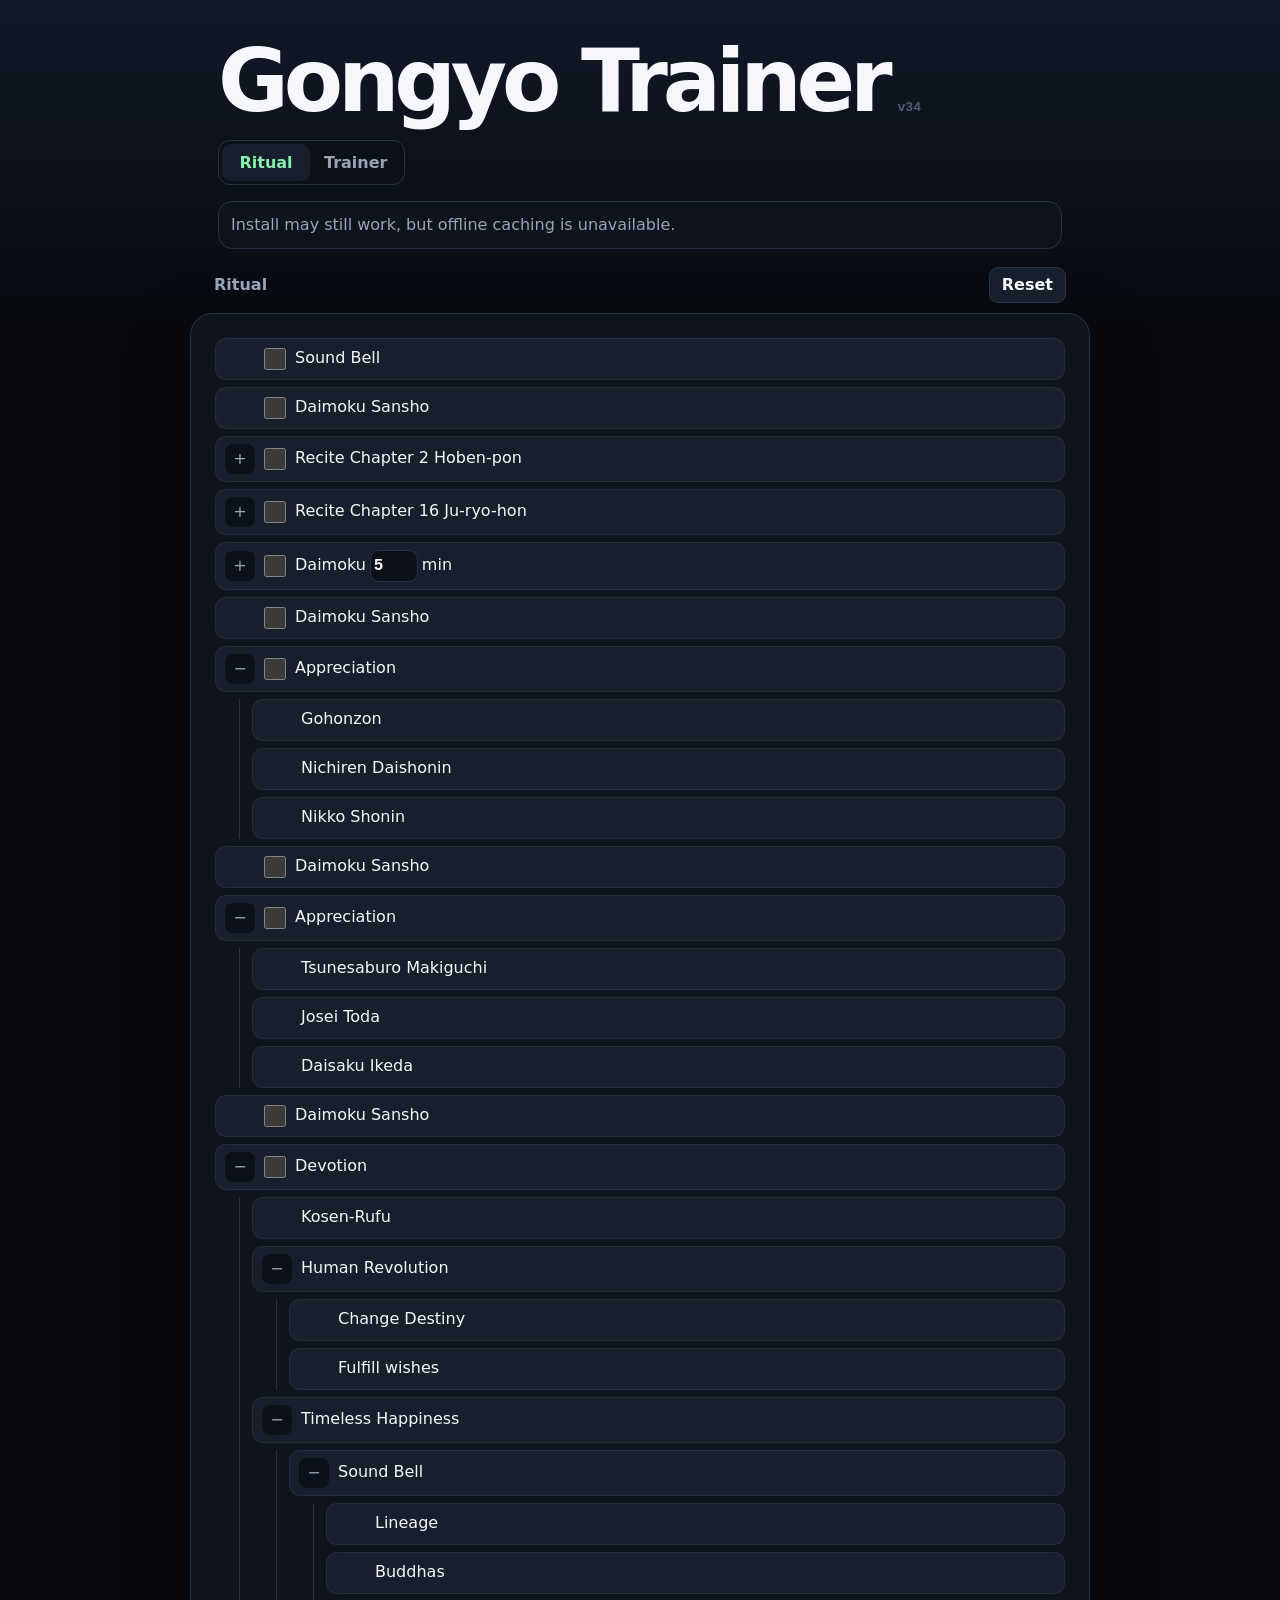
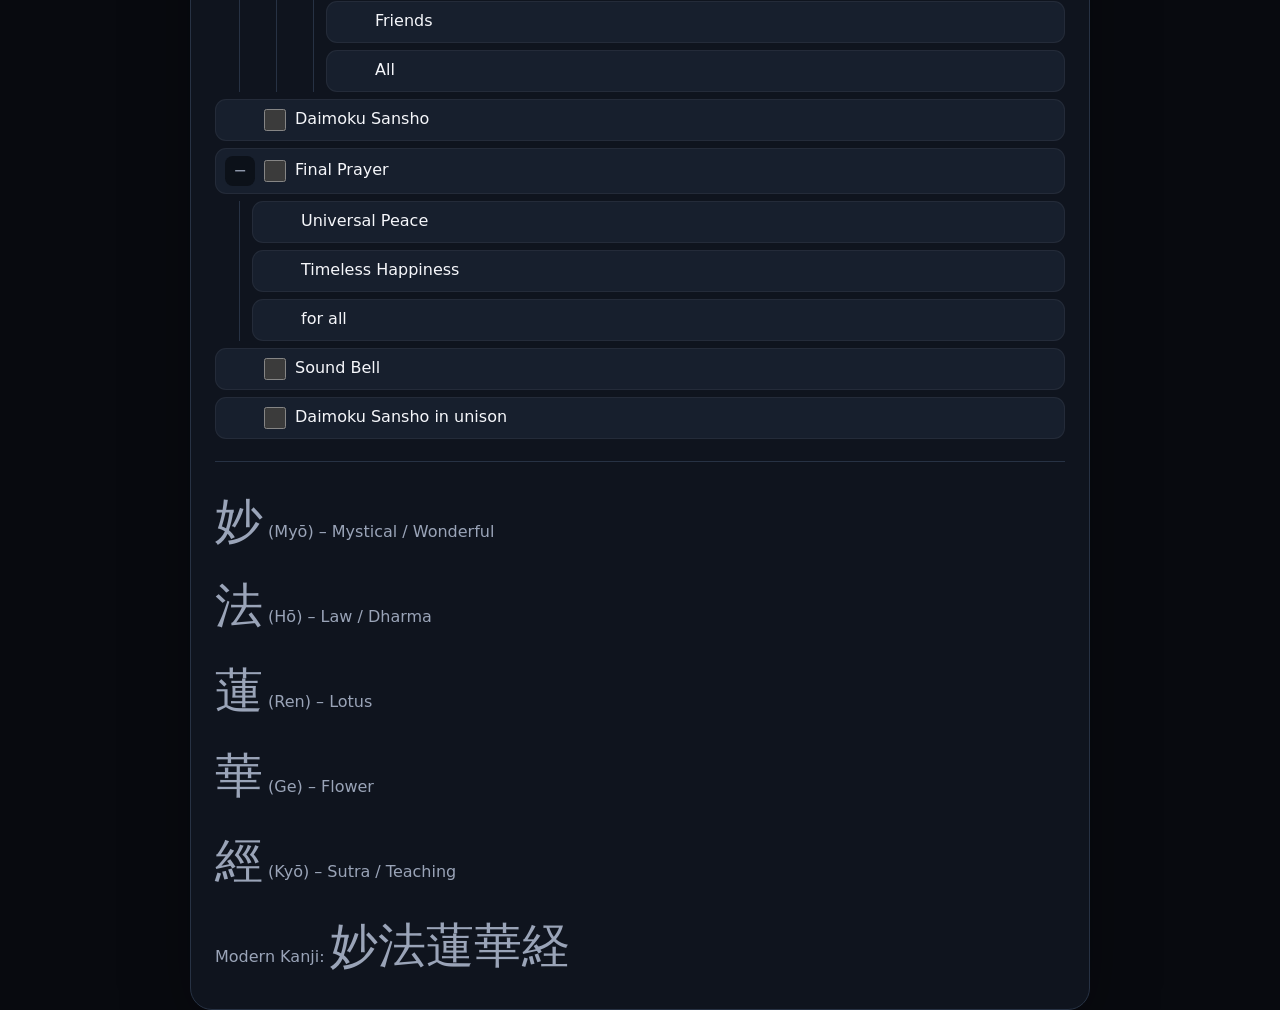
<file: web/index.html>
<!doctype html>
<html lang="en">
  <head>
    <meta charset="utf-8">
    <meta name="viewport" content="width=device-width, initial-scale=1">
    <meta name="theme-color" content="#080a0f">
    <meta name="apple-mobile-web-app-capable" content="yes">
    <meta name="apple-mobile-web-app-title" content="Gongyo">
    <meta name="apple-mobile-web-app-status-bar-style" content="black-translucent">
    <title>Gongyo Trainer</title>
    <link rel="manifest" href="manifest.webmanifest">
    <link rel="icon" href="assets/icons/gongyo-icon.svg" type="image/svg+xml">
    <link rel="apple-touch-icon" href="assets/icons/gongyo-icon-192.png">
    <link rel="stylesheet" href="src/app.css">
    <link rel="stylesheet" href="src/ritual.css">
    <link rel="stylesheet" href="src/syllables.css">
  </head>
  <body>
    <header class="app-header">
      <div class="title-line">
        <h1>Gongyo Trainer</h1>
        <span class="build-version">v34</span>
      </div>
      <nav class="view-selector" aria-label="App view">
        <a href="?view=ritual" data-view-link="ritual">Ritual</a>
        <a href="?view=trainer" data-view-link="trainer">Trainer</a>
      </nav>
      <div class="install-panel" data-install-panel>
        <button type="button" data-install-button hidden>Install App</button>
        <p data-install-message>Open once while online to make this app available offline.</p>
      </div>
      <p class="fsd-status" data-fsd-status hidden></p>
    </header>

    <main>
      <section class="view-host ritual-view" data-view-host="ritual" aria-label="Ritual">
        <div class="ritual-toolbar">
          <h2>Ritual</h2>
          <button class="reset-button" type="button" data-ritual-reset>Reset</button>
        </div>
        <div class="ritual-card">
          <div data-ritual-tree>Loading ritual...</div>
          <div class="ritual-notes" data-ritual-notes></div>
        </div>
      </section>

      <section class="view-host trainer-view" data-view-host="trainer" aria-label="Trainer" hidden>
        <div class="chapters" data-chapters>
          <p class="loading">Loading syllables...</p>
        </div>
      </section>
    </main>

    <section class="timer-panel" data-timer-panel aria-labelledby="timer-title" hidden>
      <p class="timer-title" id="timer-title">Daimoku</p>
      <output class="timer-clock" data-timer-clock aria-label="Current time"></output>
      <output class="timer-display" data-timer-display>00:00</output>
      <p class="timer-hint" data-timer-hint>Timer paused</p>
      <div class="timer-controls" data-timer-controls>
        <button type="button" data-timer-minus aria-label="Subtract one minute">−1 min</button>
        <button type="button" data-timer-plus aria-label="Add one minute">+1 min</button>
      </div>
      <button class="timer-chill" type="button" data-timer-chill hidden>Chill</button>
      <button class="timer-collapse" type="button" data-timer-collapse aria-label="Collapse Daimoku timer">−</button>
    </section>

    <button class="rate-bubble" type="button" data-rate-bubble hidden aria-label="Disengage self-driving mode"></button>
    <script type="module" src="src/app.js"></script>
  </body>
</html>
</file>
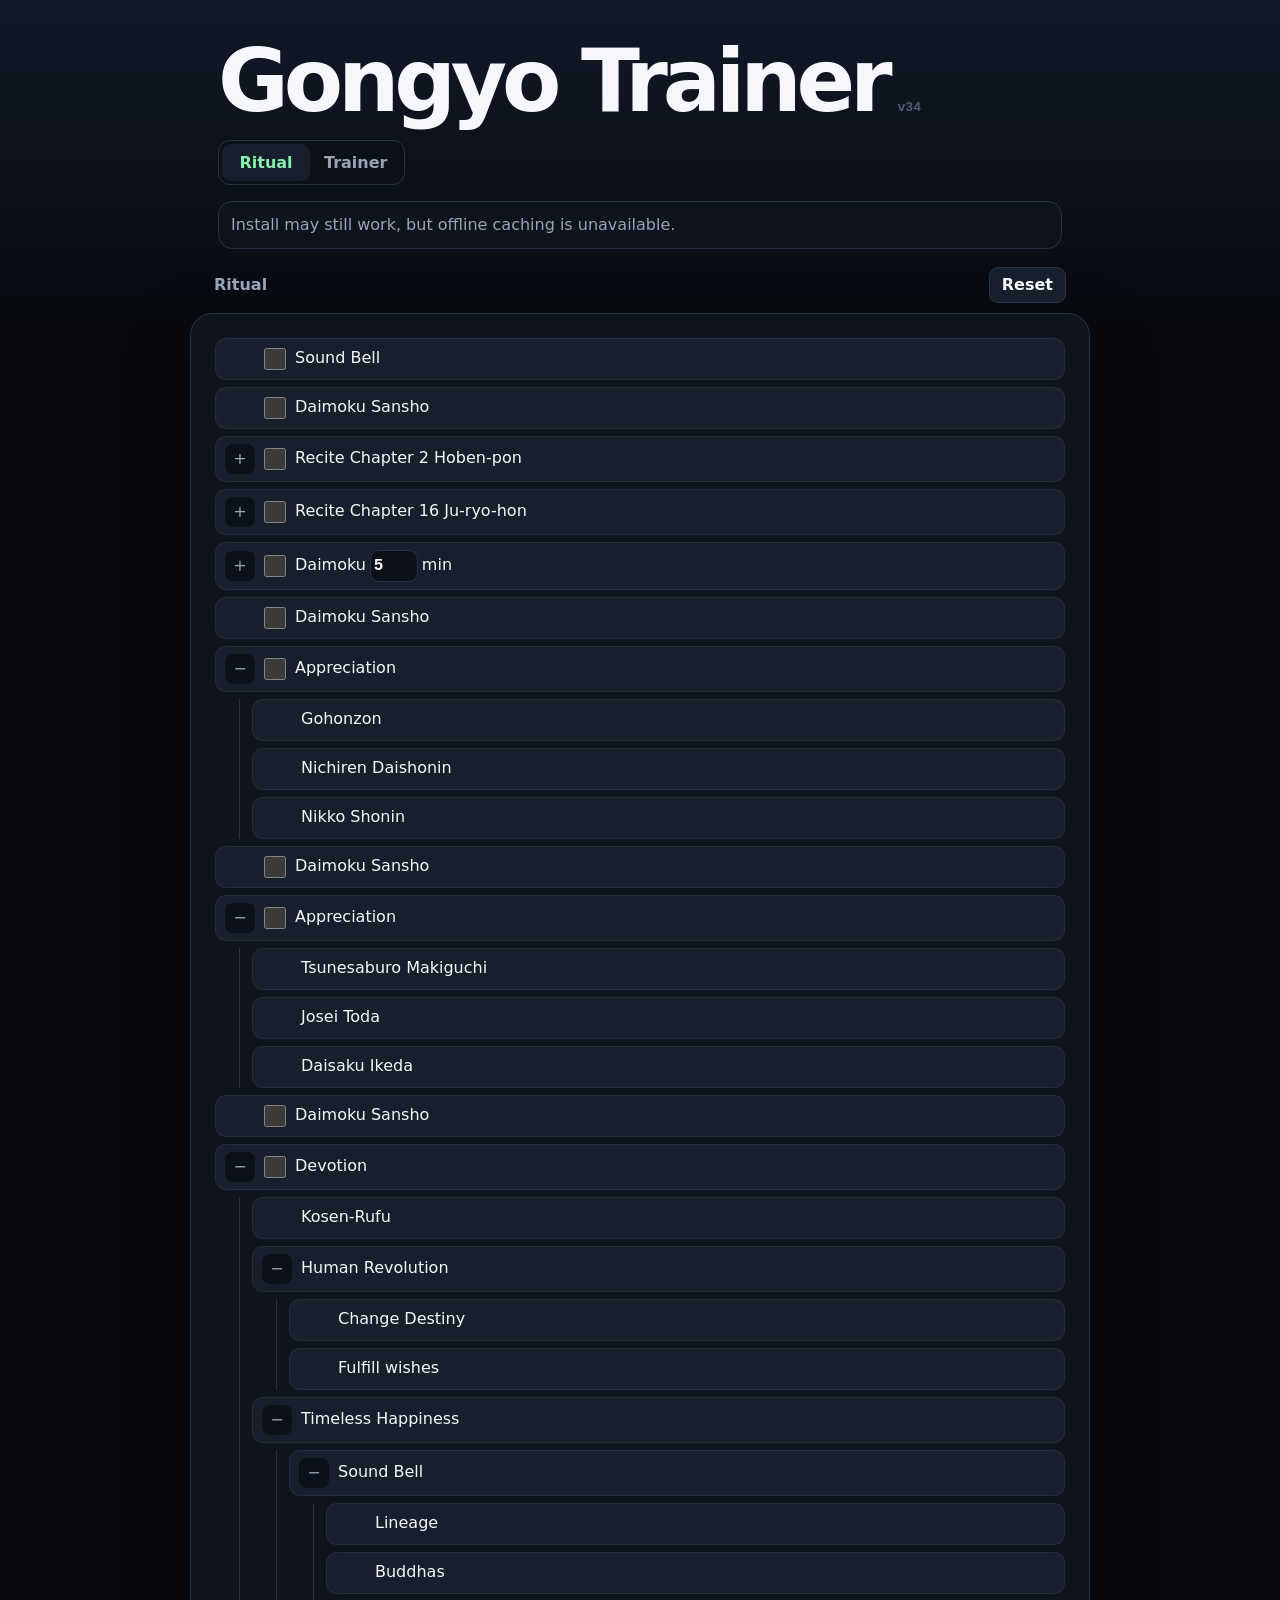
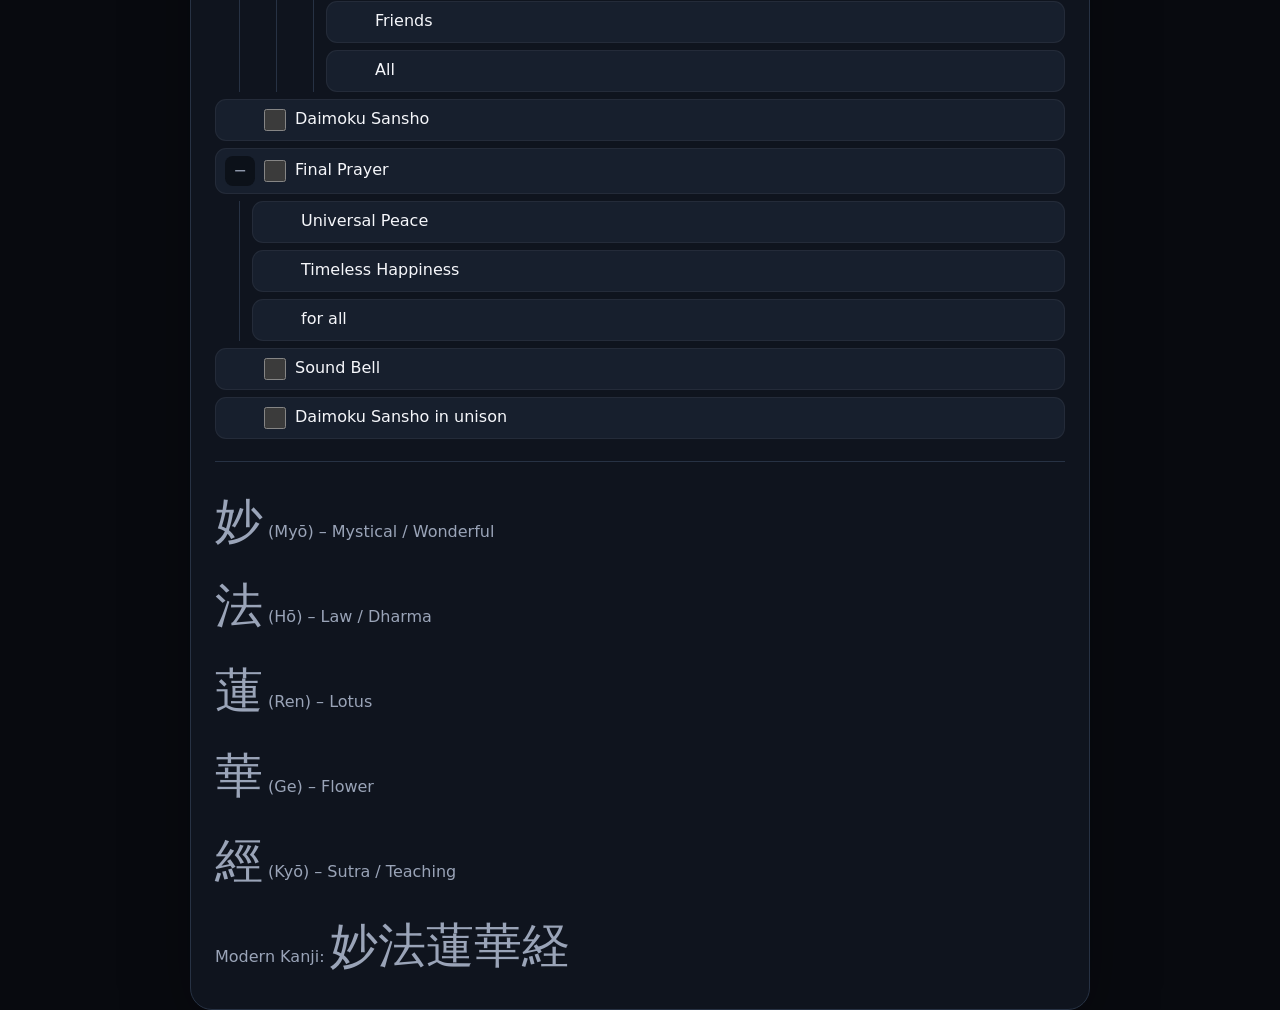
<file: web/ritual.html>
<!doctype html>
<html lang="en">
  <head>
    <meta charset="utf-8">
    <meta name="viewport" content="width=device-width, initial-scale=1">
    <title>Gongyo Ritual</title>
  </head>
  <body>
    <p><a href="index.html?view=ritual">Open Gongyo Ritual</a></p>
    <script>
      location.replace(`index.html?view=ritual${location.hash}`);
    </script>
  </body>
</html>
</file>
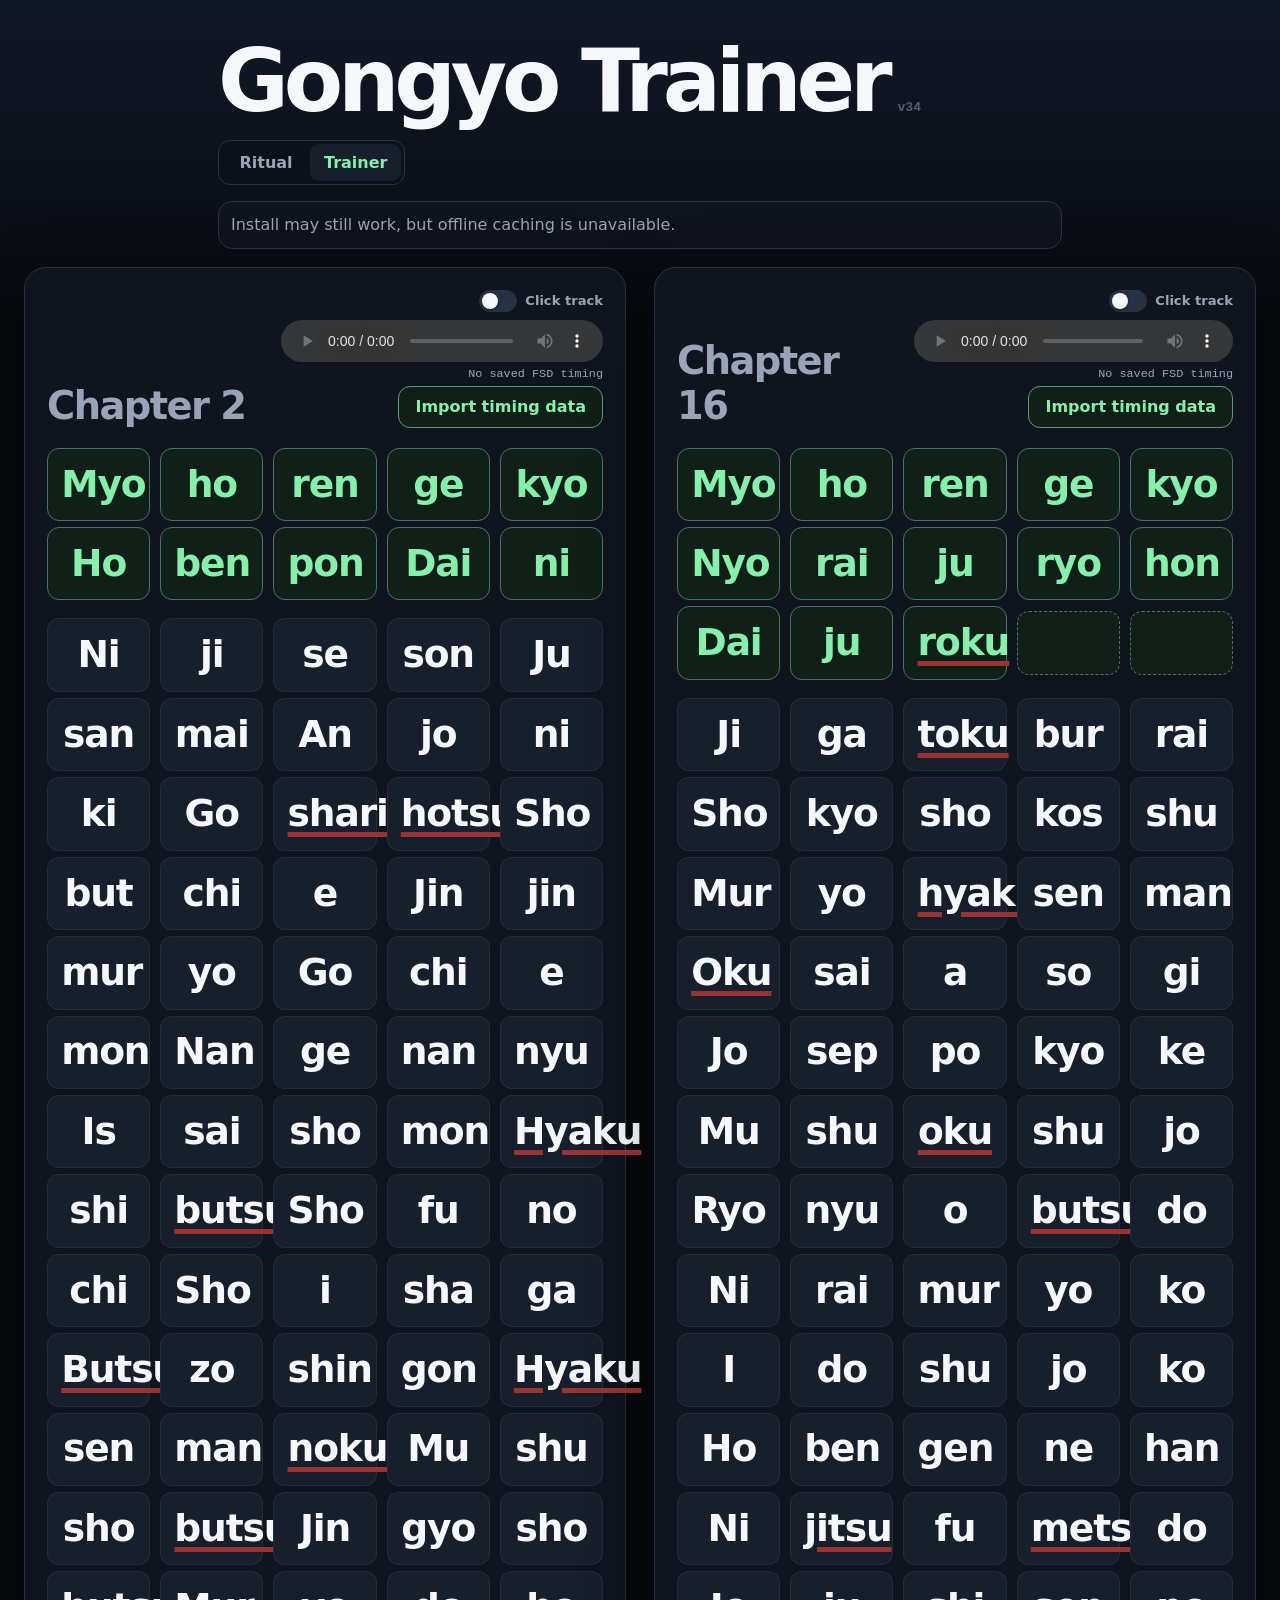
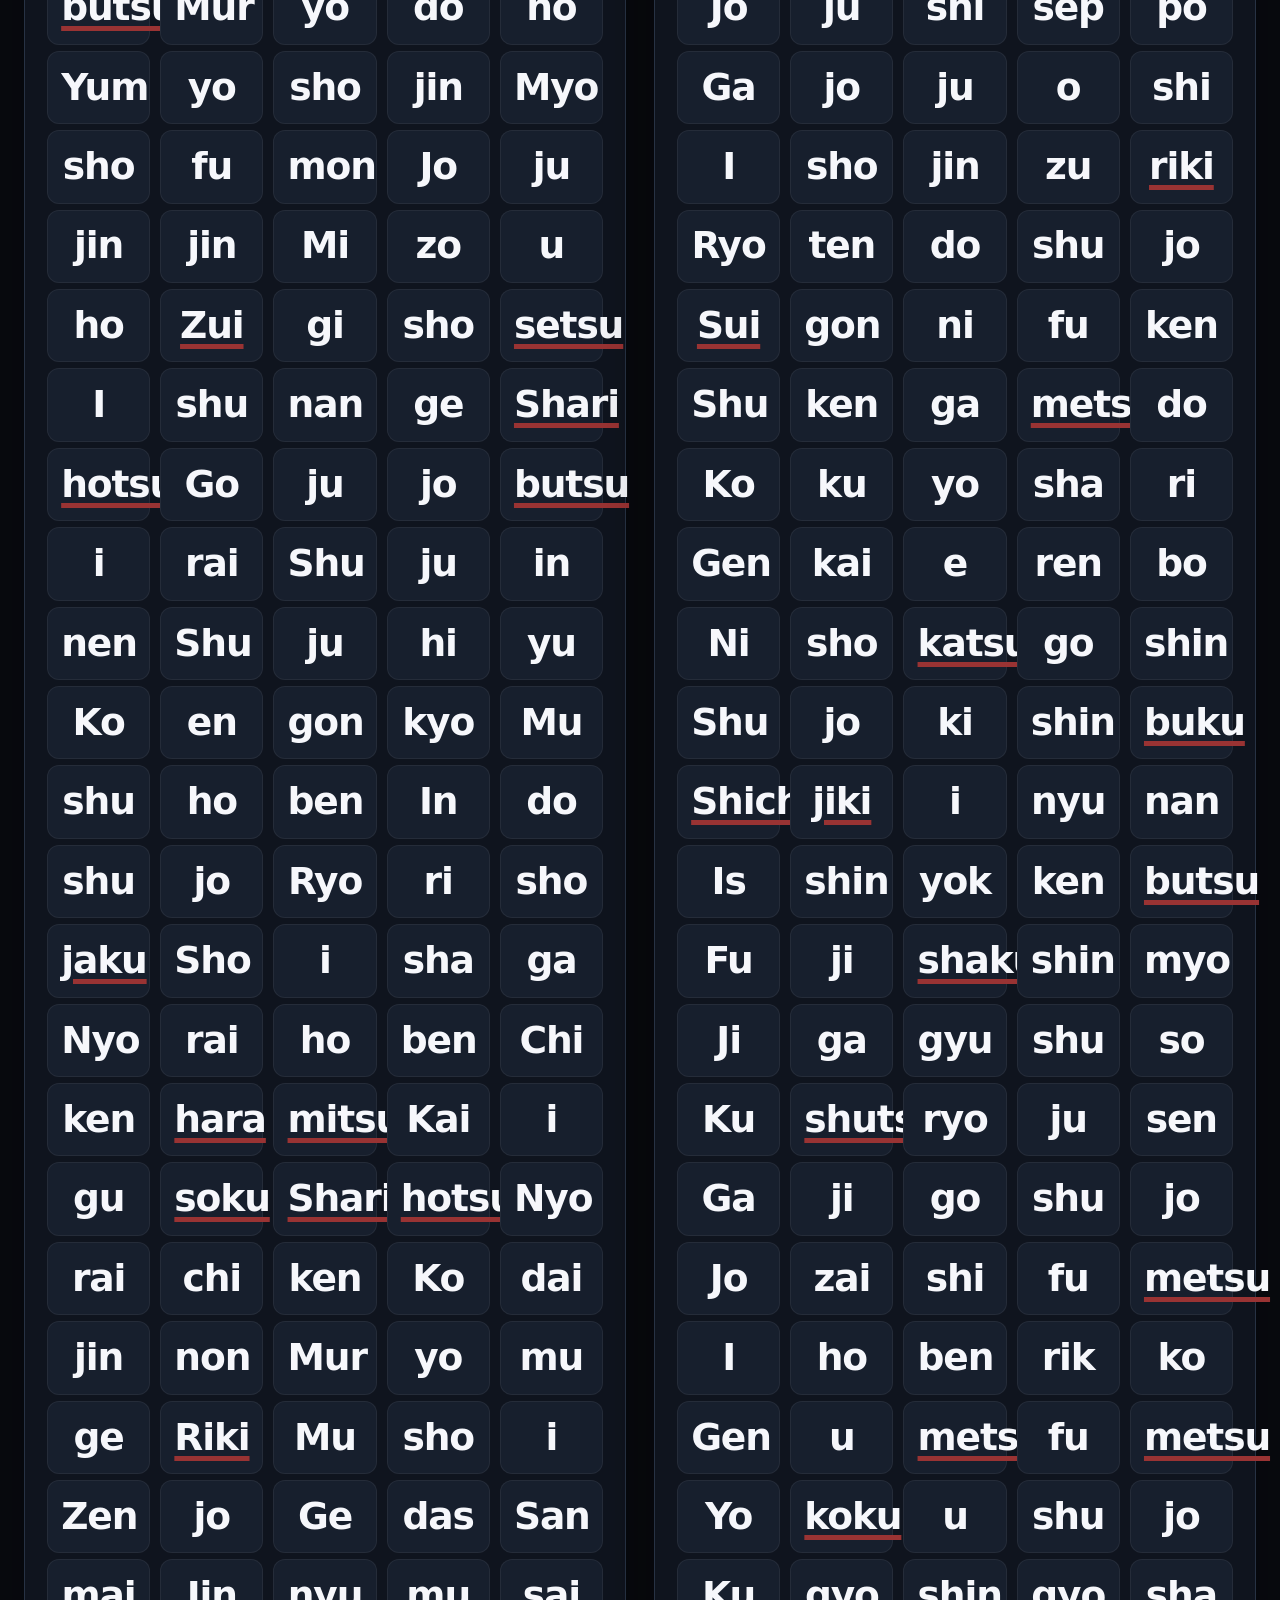
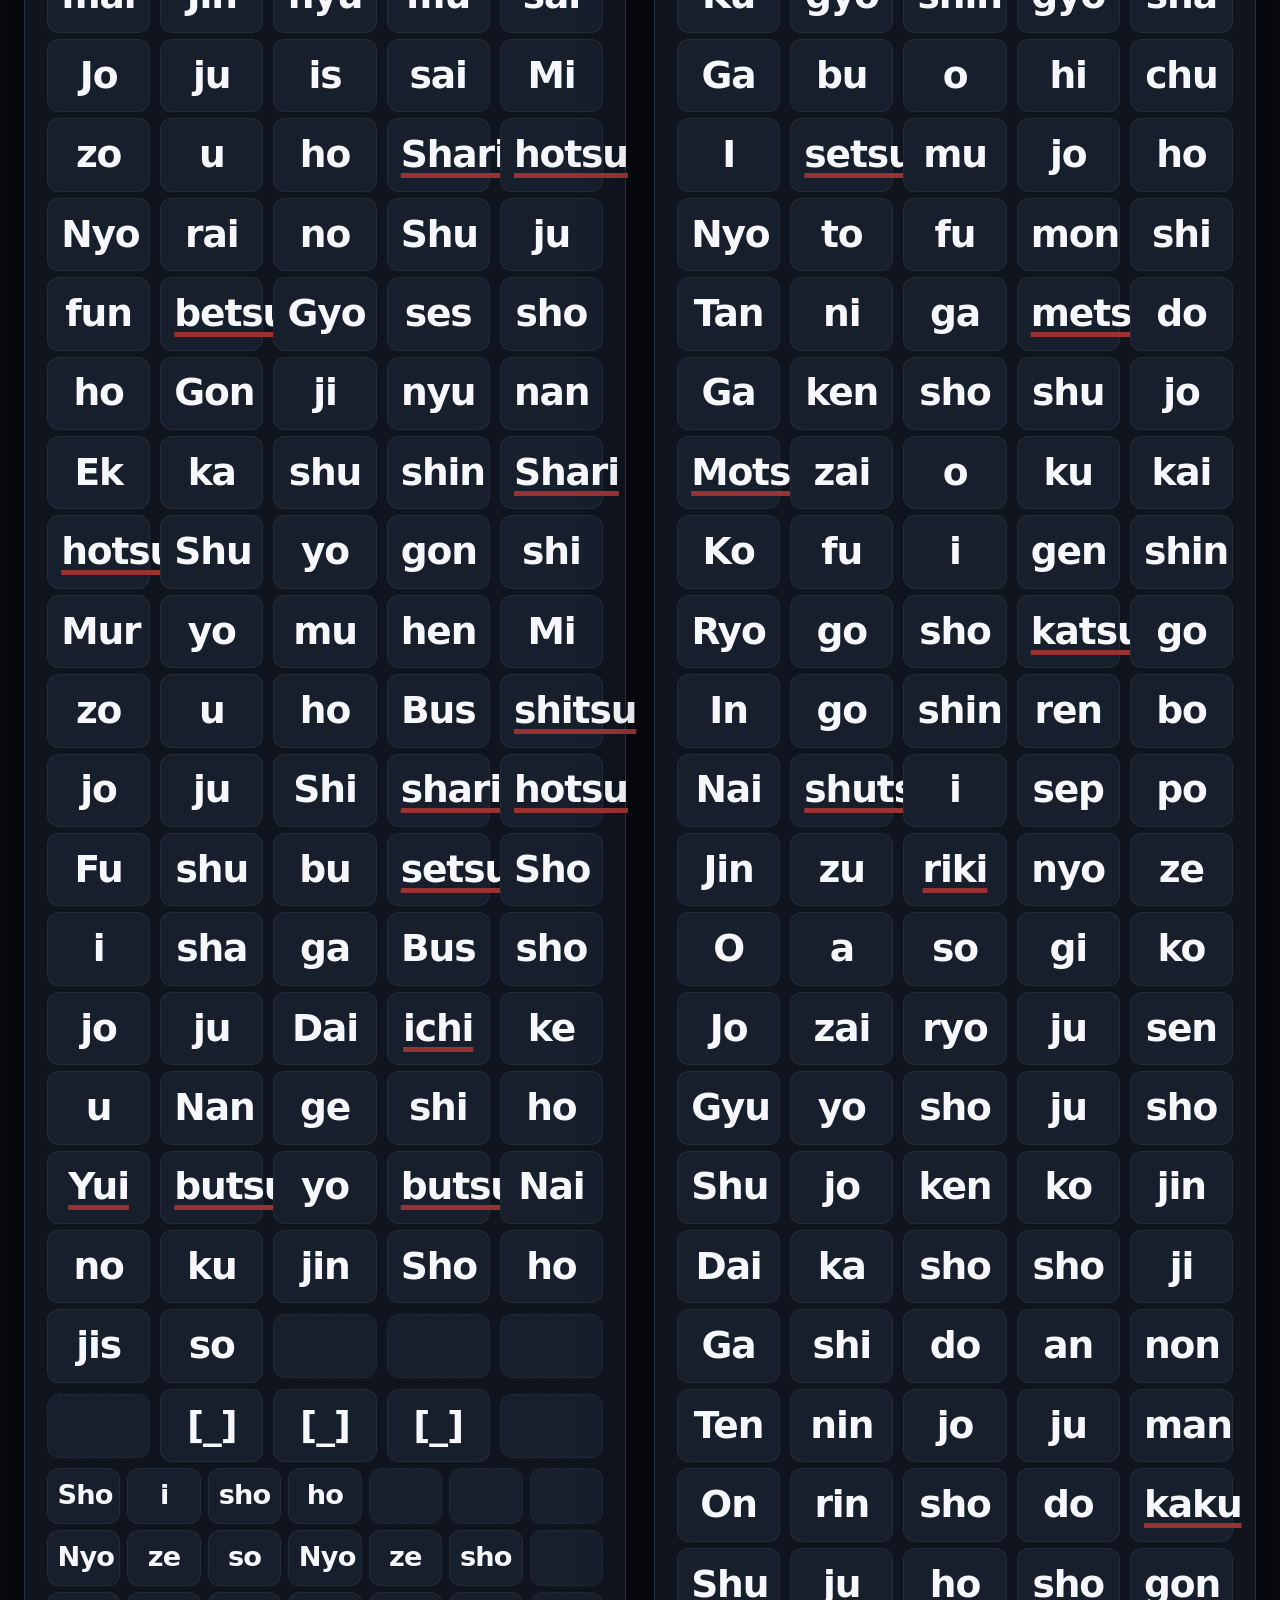
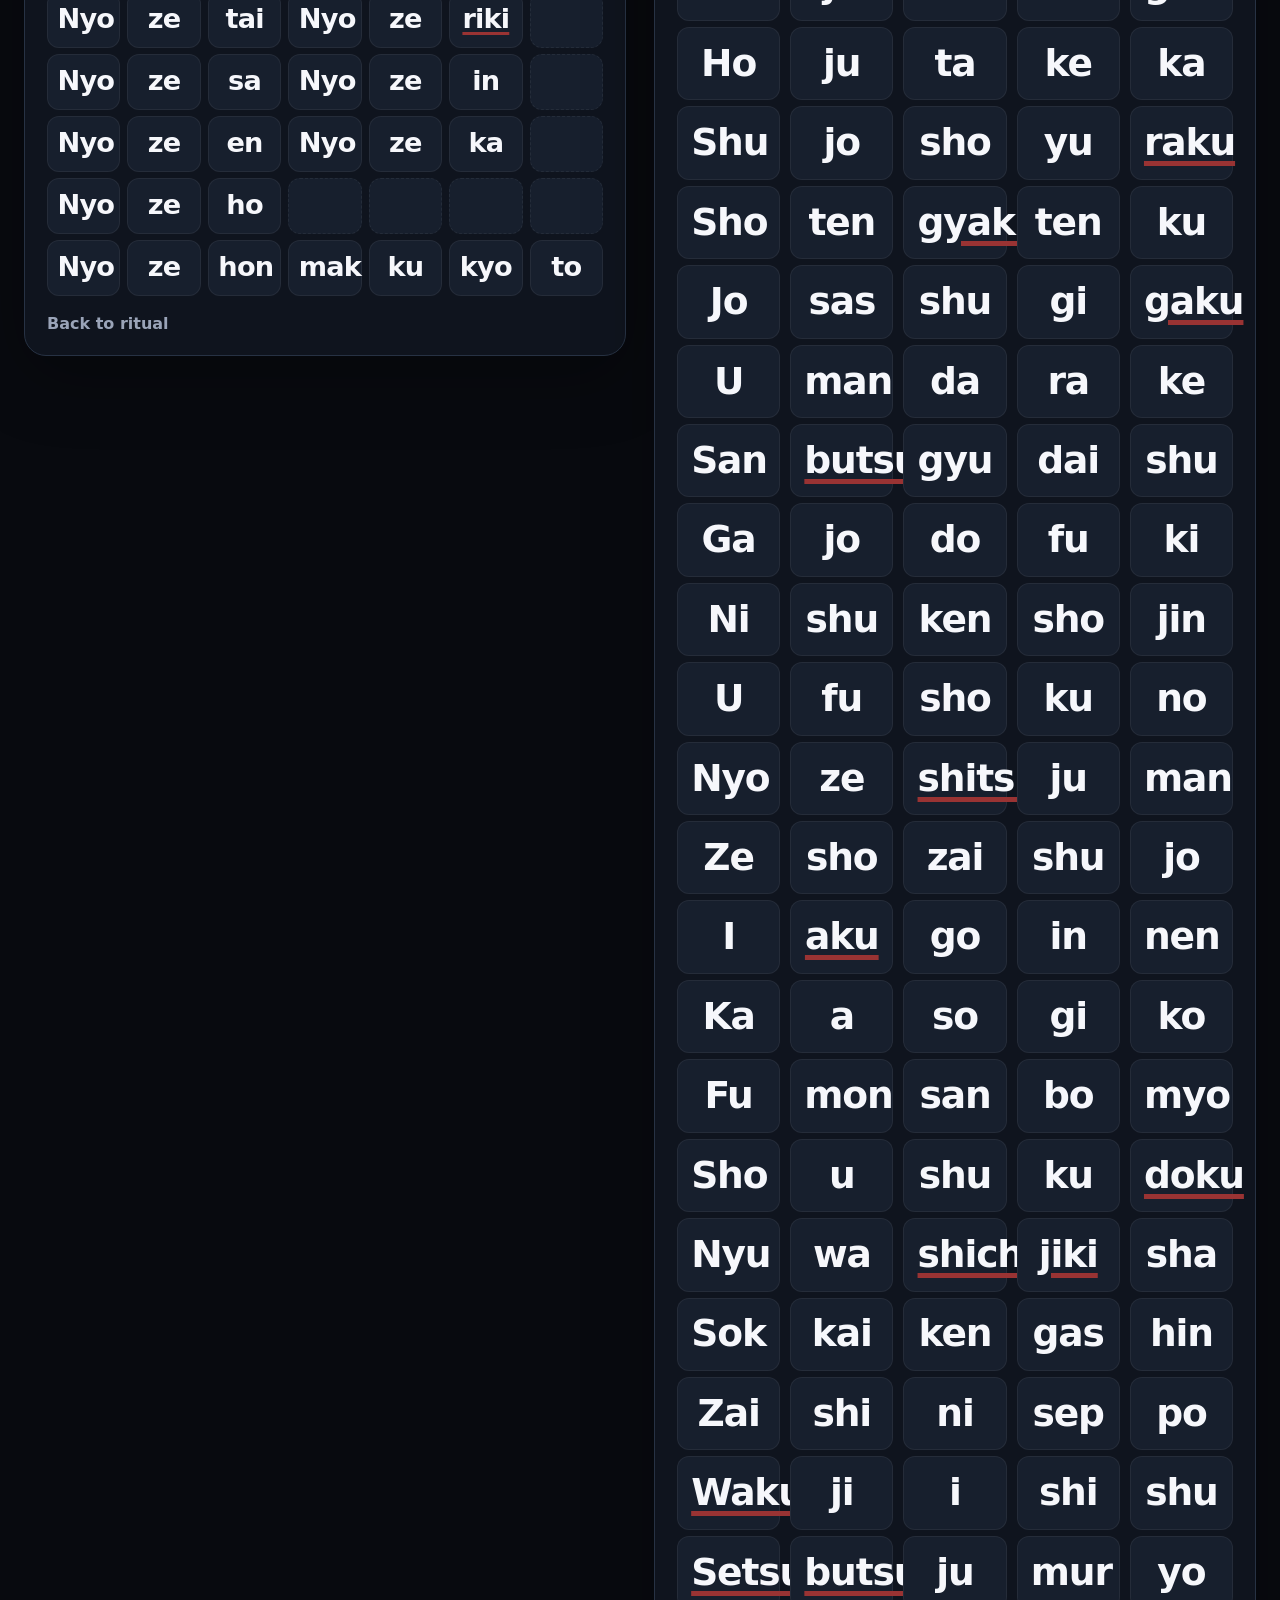
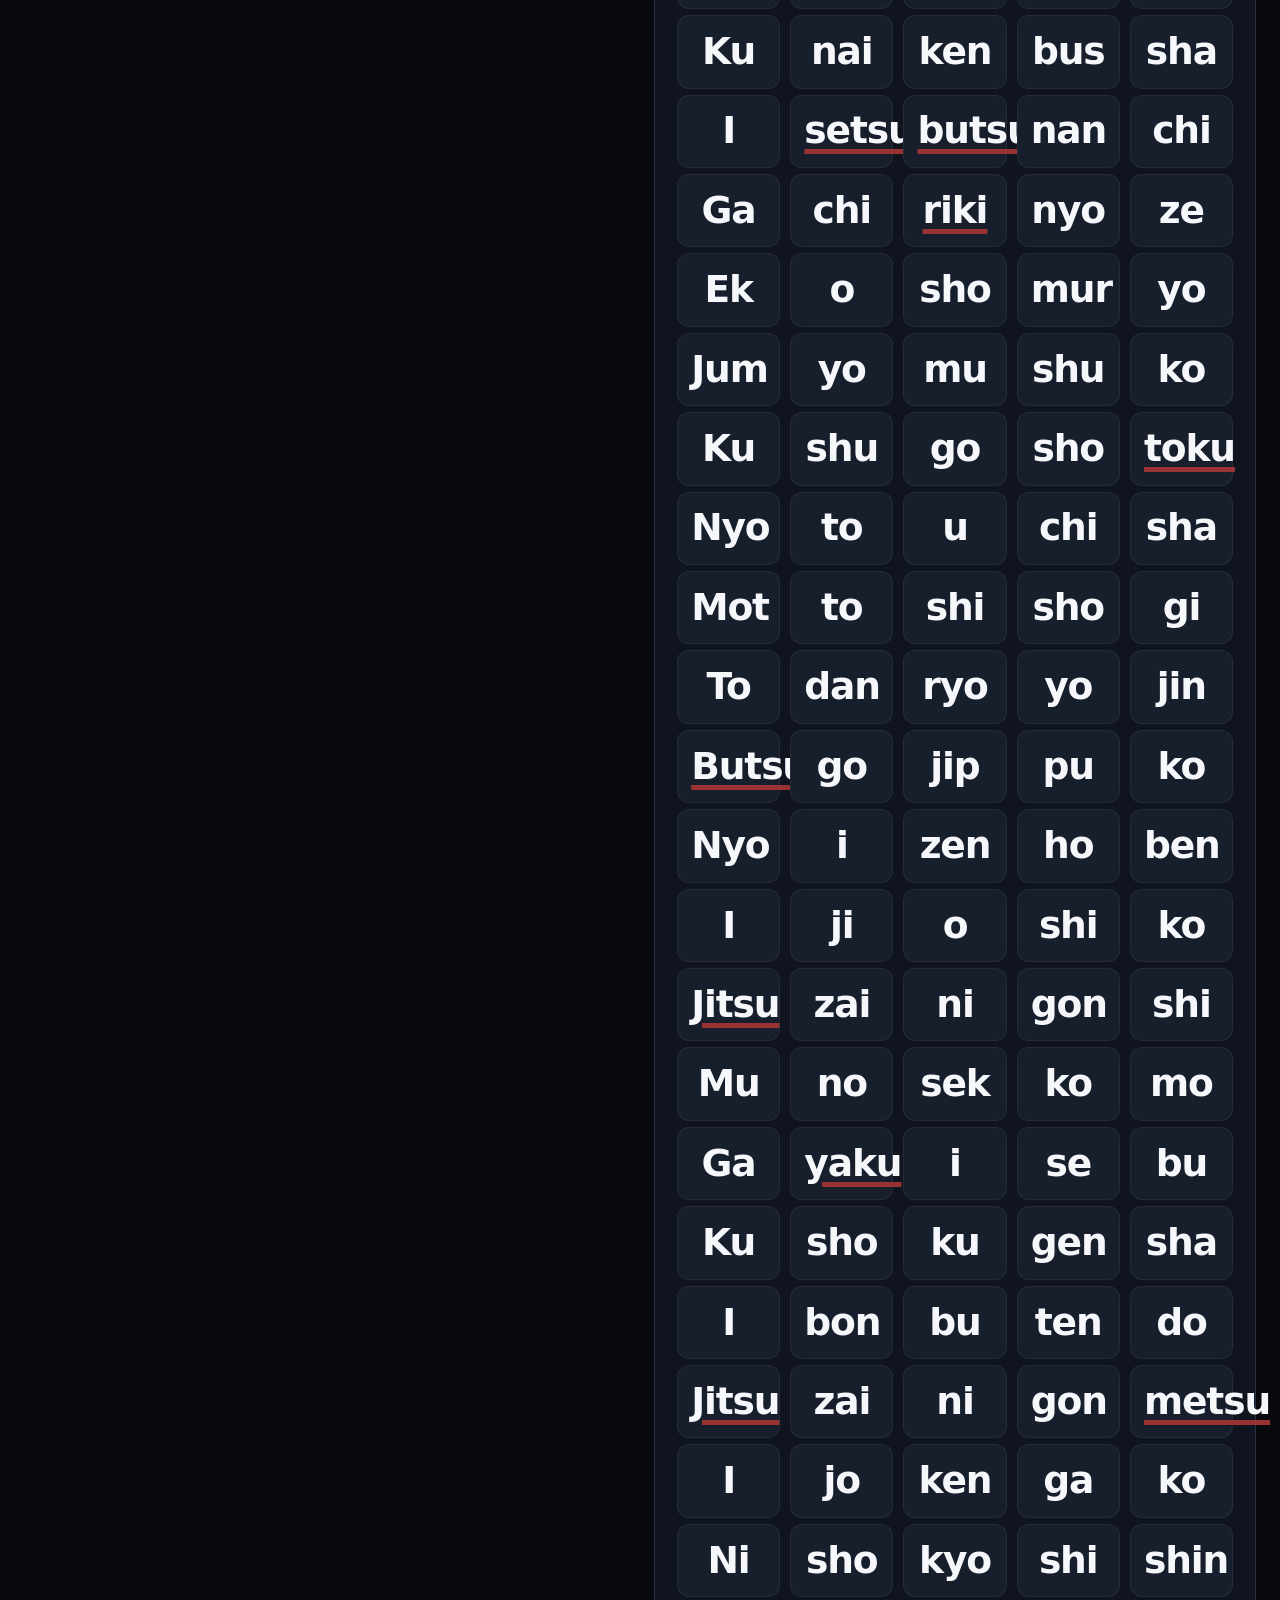
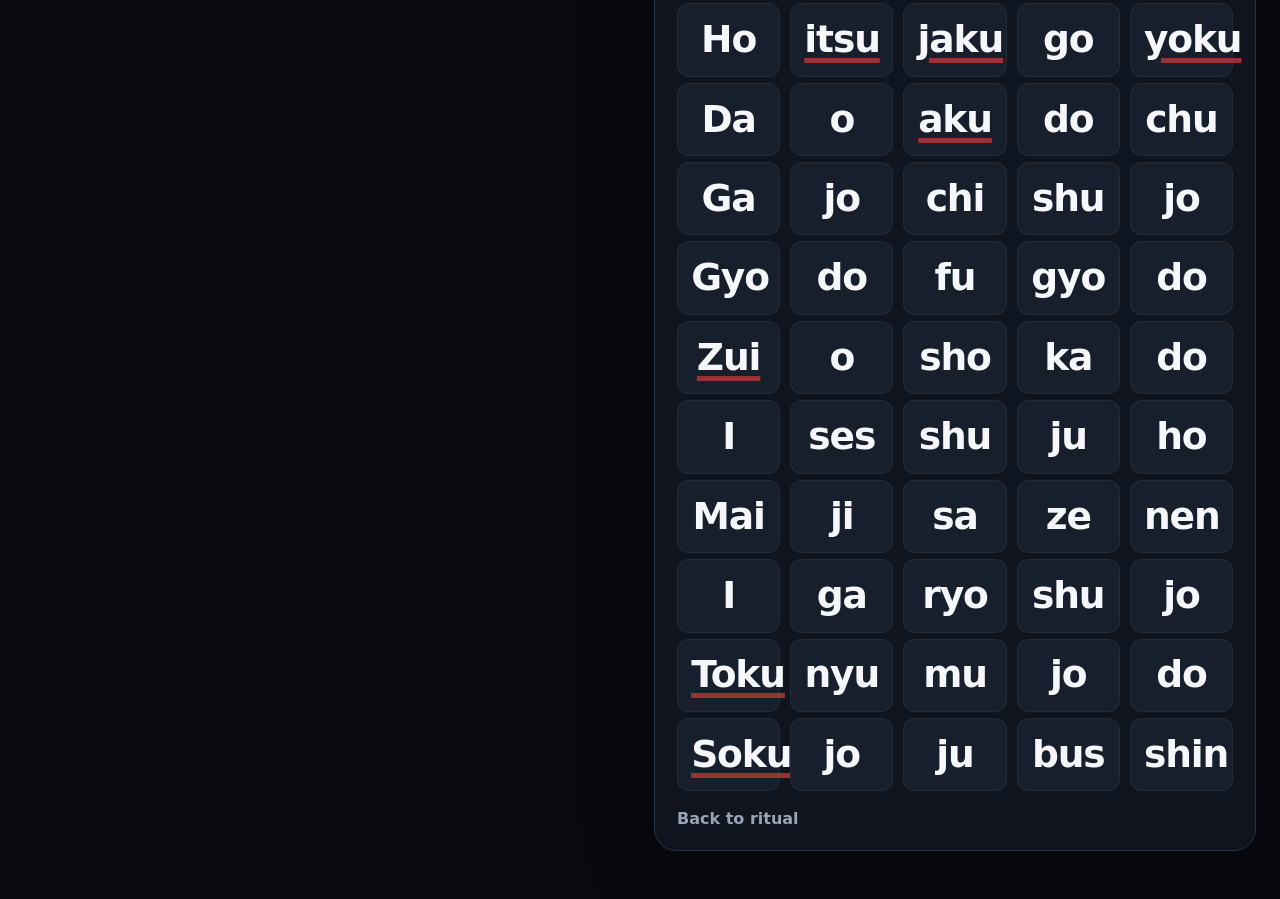
<file: web/syllables.html>
<!doctype html>
<html lang="en">
  <head>
    <meta charset="utf-8">
    <meta name="viewport" content="width=device-width, initial-scale=1">
    <title>Gongyo Trainer</title>
  </head>
  <body>
    <p><a href="index.html?view=trainer">Open Gongyo Trainer</a></p>
    <script>
      location.replace(`index.html?view=trainer${location.hash}`);
    </script>
  </body>
</html>
</file>
<file: web/src/app.css>
:root {
  color-scheme: dark;
  --bg: #080a0f;
  --panel: #10151f;
  --panel-soft: #171f2d;
  --text: #f6f7fb;
  --muted: #9aa4b8;
  --accent: #86efac;
  --border: #273244;
}

* {
  box-sizing: border-box;
}

body {
  margin: 0;
  min-width: 0;
  min-height: 100vh;
  overflow-x: hidden;
  background: linear-gradient(180deg, #111827 0, var(--bg) 320px);
  color: var(--text);
  font-family: system-ui, -apple-system, BlinkMacSystemFont, "Segoe UI", sans-serif;
}

button {
  font: inherit;
}

[hidden] {
  display: none !important;
}

.app-header {
  width: min(900px, 100%);
  margin-inline: auto;
  padding: clamp(18px, 4vw, 40px) clamp(12px, 3vw, 28px) 18px;
}

.title-line {
  display: flex;
  align-items: baseline;
  gap: 10px;
}

h1 {
  margin: 0;
  font-size: clamp(2.3rem, 9vw, 5.4rem);
  line-height: 0.95;
  letter-spacing: -0.06em;
}

.build-version {
  color: rgb(154 164 184 / 0.5);
  font: 700 0.82rem ui-monospace, SFMono-Regular, Consolas, monospace;
}

.view-selector {
  display: flex;
  width: fit-content;
  margin-top: 18px;
  padding: 3px;
  border: 1px solid var(--border);
  border-radius: 12px;
  background: #0c1119;
}

.view-selector a {
  min-width: 88px;
  padding: 9px 14px;
  border-radius: 9px;
  color: var(--muted);
  font-weight: 750;
  text-align: center;
  text-decoration: none;
}

.view-selector a.active {
  background: var(--panel-soft);
  color: var(--accent);
}

.view-host {
  min-width: 0;
}
</file>
<file: web/src/ritual.css>
.ritual-view,
.ritual-card {
  width: min(900px, 100%);
  margin-inline: auto;
}

.ritual-toolbar {
  display: flex;
  align-items: center;
  justify-content: space-between;
  padding: 0 clamp(12px, 3vw, 24px) 10px;
}

.ritual-toolbar h2 {
  margin: 0;
  color: var(--muted);
  font-size: 1rem;
}

.reset-button {
  min-height: 36px;
  padding: 0 12px;
  border: 1px solid var(--border);
  border-radius: 9px;
  background: var(--panel-soft);
  color: var(--text);
  font: inherit;
  font-weight: 700;
  cursor: pointer;
}

.ritual-card {
  padding: clamp(12px, 3vw, 24px);
  border: 1px solid var(--border);
  border-radius: 22px;
  background: rgb(16 21 31 / 0.95);
  box-shadow: 0 20px 70px rgb(0 0 0 / 0.28);
}

.ritual-list {
  display: grid;
  gap: 7px;
  margin: 0;
  padding: 0;
  list-style: none;
}

.ritual-list .ritual-list {
  margin: 7px 0 0 24px;
  padding-left: 12px;
  border-left: 1px solid var(--border);
}

.ritual-item {
  scroll-margin-top: 12px;
}

.ritual-row {
  display: flex;
  align-items: center;
  gap: 9px;
  min-height: 42px;
  padding: 7px 9px;
  border: 1px solid rgb(255 255 255 / 0.055);
  border-radius: 11px;
  background: var(--panel-soft);
}

.ritual-row.checkable {
  cursor: pointer;
}

.ritual-item.completed > .ritual-row {
  opacity: 0.58;
}

.ritual-item.collapsed > .ritual-list,
.ritual-item.collapsed > .ritual-chapter-slot,
.ritual-item.collapsed > .ritual-bottom-control {
  display: none;
}

.ritual-chapter-slot {
  margin-top: 7px;
}

.ritual-toggle {
  flex: 0 0 30px;
  width: 30px;
  height: 30px;
  padding: 0;
  border: 0;
  border-radius: 8px;
  background: #0c1119;
  color: var(--muted);
  font: inherit;
  cursor: pointer;
}

.ritual-toggle:disabled {
  opacity: 0.35;
}

.ritual-bottom-control {
  display: flex;
  justify-content: flex-end;
  margin-top: 7px;
}

.ritual-bottom-toggle {
  width: 44px;
  height: 44px;
  padding: 0;
  border: 1px solid var(--border);
  border-radius: 11px;
  background: #0c1119;
  color: var(--muted);
  font: 700 1.25rem/1 ui-monospace, SFMono-Regular, Consolas, monospace;
  cursor: pointer;
}

.ritual-item.scrollable-item > .ritual-row .ritual-toggle {
  width: 44px;
  height: 44px;
  flex-basis: 44px;
}

.ritual-spacer {
  width: 30px;
}

.ritual-check {
  width: 22px;
  height: 22px;
  margin: 0;
  accent-color: var(--accent);
}

.ritual-label {
  flex: 1;
  line-height: 1.3;
}

.timer-label {
  display: flex;
  flex-wrap: nowrap;
  align-items: center;
  gap: 4px;
  min-width: 0;
}

.timer-minutes {
  width: 3rem;
  min-height: 32px;
  padding: 0 3px;
  border: 1px solid var(--border);
  border-radius: 9px;
  background: #0c1119;
  color: var(--text);
  font: 700 1rem ui-monospace, SFMono-Regular, Consolas, monospace;
}

.ritual-notes {
  display: grid;
  gap: 5px;
  margin-top: 22px;
  padding-top: 18px;
  border-top: 1px solid var(--border);
  color: var(--muted);
  line-height: 1.45;
}

.kanji {
  font-size: 3em;
  line-height: 1;
}

.timer-panel {
  display: grid;
  grid-template-rows: auto auto auto auto auto 1fr auto;
  align-items: center;
  justify-items: center;
  gap: clamp(8px, 2dvh, 14px);
  width: auto;
  height: 100dvh;
  margin: 7px calc(0px - clamp(12px, 3vw, 24px)) 0;
  padding: clamp(14px, 4dvh, 28px) clamp(12px, 4vw, 24px) 12px;
  overflow: hidden;
  border: 1px solid var(--border);
  border-radius: 18px;
  background: #080a0f;
  color: var(--text);
  scroll-margin-top: 0;
  text-align: center;
}

.ritual-item.collapsed > .timer-panel {
  display: none;
}

.timer-title,
.timer-hint {
  margin: 0;
  color: currentColor;
}

.timer-title {
  font-size: clamp(1.2rem, 5vw, 2rem);
  font-weight: 750;
}

.timer-clock {
  color: var(--muted);
  font: 700 clamp(1.1rem, 5vw, 1.6rem) ui-monospace, SFMono-Regular, Consolas, monospace;
}

.timer-display {
  font: 800 clamp(4rem, 22vw, 10rem)/1 ui-monospace, SFMono-Regular, Consolas, monospace;
  letter-spacing: -0.07em;
}

.timer-controls {
  display: flex;
  gap: 10px;
}

.timer-controls button,
.timer-chill {
  min-width: 48px;
  min-height: 44px;
  padding: 0 14px;
  border: 1px solid currentColor;
  border-radius: 12px;
  background: transparent;
  color: currentColor;
  font: inherit;
  cursor: pointer;
}

.timer-chill {
  min-width: 7rem;
}

.timer-collapse {
  align-self: end;
  justify-self: end;
  width: 44px;
  height: 44px;
  padding: 0;
  border: 1px solid currentColor;
  border-radius: 11px;
  background: transparent;
  color: currentColor;
  font: 700 1.25rem/1 ui-monospace, SFMono-Regular, Consolas, monospace;
  cursor: pointer;
}

.timer-panel.alarming {
  animation: timer-alarm 1s steps(1, end) infinite;
}

.timer-panel.alarming .timer-clock {
  color: currentColor;
}

@keyframes timer-alarm {
  0%, 49.999% {
    background: #fff;
    color: #000;
  }

  50%, 100% {
    background: #000;
    color: #fff;
  }
}

@media (max-height: 420px) {
  .timer-panel {
    gap: 4px;
    padding-block: 8px;
  }

  .timer-display {
    font-size: clamp(3rem, 18dvh, 4rem);
  }

  .timer-controls button,
  .timer-chill,
  .timer-collapse {
    min-height: 38px;
    height: 38px;
  }
}

@media (max-width: 560px) {
  .ritual-card {
    width: calc(100% - 12px);
    border-radius: 16px;
  }

  .ritual-list .ritual-list {
    margin-left: 12px;
    padding-left: 8px;
  }

  .ritual-chapter-slot {
    margin-inline: -12px;
  }
}
</file>
<file: web/src/syllables.css>
.eyebrow,
.note,
.loading {
  color: var(--muted);
}

.eyebrow {
  margin: 0 0 4px;
  font-size: 0.75rem;
  font-weight: 800;
  letter-spacing: 0.14em;
  text-transform: uppercase;
}

.chapter p,
.install-panel p,
.fsd-status {
  margin: 0;
}

.note {
  max-width: 54rem;
  margin-top: 14px;
  line-height: 1.5;
}

.install-panel {
  display: flex;
  flex-wrap: wrap;
  align-items: center;
  gap: 10px 14px;
  max-width: 54rem;
  margin-top: 16px;
  padding: 12px;
  border: 1px solid var(--border);
  border-radius: 14px;
  background: rgb(16 21 31 / 0.75);
}

.install-panel p {
  color: var(--muted);
  line-height: 1.35;
}

.fsd-status {
  width: fit-content;
  margin-top: 10px;
  padding: 7px 10px;
  border-radius: 9px;
  background: rgb(16 21 31 / 0.72);
  color: var(--muted);
  font: 0.86rem ui-monospace, SFMono-Regular, Consolas, monospace;
}

.fsd-status[hidden] {
  display: none;
}

.fsd-status.running {
  color: var(--accent);
}

.chapter button,
.install-panel button {
  min-height: 42px;
  padding: 0 16px;
  border: 1px solid color-mix(in srgb, var(--accent) 55%, var(--border));
  border-radius: 12px;
  background: #102018;
  color: var(--accent);
  font: inherit;
  font-weight: 750;
  cursor: pointer;
}

.chapter button:hover,
.chapter button:focus-visible,
.install-panel button:hover,
.install-panel button:focus-visible {
  background: #163120;
}

code {
  padding: 0.1em 0.35em;
  border: 1px solid var(--border);
  border-radius: 6px;
  background: #0b0f16;
  color: var(--text);
  font-family: ui-monospace, SFMono-Regular, Consolas, monospace;
}

.chapters {
  display: grid;
  gap: clamp(14px, 3vw, 28px);
  width: 100%;
  padding: 0 clamp(8px, 2vw, 24px) clamp(24px, 4vw, 48px);
}

.chapter {
  width: 100%;
  padding: clamp(12px, 2vw, 22px);
  border: 1px solid var(--border);
  border-radius: 22px;
  background: rgb(16 21 31 / 0.94);
  box-shadow: 0 20px 70px rgb(0 0 0 / 0.28);
  scroll-margin-top: 16px;
}

.chapter-header {
  display: flex;
  align-items: end;
  justify-content: space-between;
  gap: 16px;
  margin-bottom: clamp(12px, 2vw, 20px);
}

.chapter-controls {
  display: grid;
  justify-items: end;
  gap: 8px;
  width: min(460px, 58%);
}

.chapter-audio {
  display: grid;
  justify-items: end;
  gap: 5px;
  width: 100%;
}

.chapter-audio audio {
  width: 100%;
  height: 42px;
}

.click-track-toggle {
  display: inline-flex;
  align-items: center;
  gap: 8px;
  color: var(--muted);
  font-size: 0.82rem;
  font-weight: 700;
  cursor: pointer;
  user-select: none;
}

.click-track-toggle input {
  position: absolute;
  width: 1px;
  height: 1px;
  opacity: 0;
}

.click-track-switch {
  position: relative;
  width: 38px;
  height: 22px;
  border: 1px solid var(--border);
  border-radius: 999px;
  background: #273244;
  transition: background-color 160ms ease, border-color 160ms ease;
}

.click-track-switch::after {
  position: absolute;
  top: 2px;
  left: 2px;
  width: 16px;
  height: 16px;
  border-radius: 50%;
  background: var(--text);
  box-shadow: 0 1px 3px rgb(0 0 0 / 0.45);
  content: "";
  transition: transform 160ms ease;
}

.click-track-toggle input:checked + .click-track-switch {
  border-color: var(--accent);
  background: #23864b;
}

.click-track-toggle input:checked + .click-track-switch::after {
  transform: translateX(16px);
}

.click-track-toggle input:focus-visible + .click-track-switch {
  outline: 2px solid var(--accent);
  outline-offset: 3px;
}

.timing-status {
  color: var(--muted);
  font: 0.74rem ui-monospace, SFMono-Regular, Consolas, monospace;
  text-align: right;
}

.timing-actions {
  display: flex;
  flex-wrap: wrap;
  justify-content: flex-end;
  gap: 6px;
}

.copy-timing,
.import-timing {
  min-height: 42px;
  padding: 0 9px;
  color: var(--muted);
  font-size: 0.74rem;
}

.copy-timing[hidden] {
  display: none;
}

.chapter-link {
  color: var(--muted);
  font-size: clamp(1.4rem, 4vw, 2.4rem);
  font-weight: 800;
  letter-spacing: -0.04em;
  text-decoration: none;
}

.chapter-link:hover,
.chapter-link:focus-visible {
  color: var(--text);
  text-decoration: underline;
}

.ritual-back-link {
  display: block;
  width: fit-content;
  margin-top: 18px;
  color: var(--muted);
  font-weight: 700;
  text-decoration: none;
}

.ritual-back-link:hover,
.ritual-back-link:focus-visible {
  color: var(--text);
  text-decoration: underline;
}

.syllable-lines {
  display: grid;
  gap: 6px;
}

.chapter-title-lines {
  margin-bottom: clamp(12px, 2vw, 18px);
}

.chapter-title-lines .syllable {
  border-color: color-mix(in srgb, var(--accent) 35%, var(--border));
  background: #102018;
  color: var(--accent);
}

.syllable-line {
  display: grid;
  grid-template-columns: repeat(var(--columns, 5), minmax(0, 1fr));
  gap: clamp(4px, 1vw, 10px);
  align-items: center;
  border-radius: 12px;
  transition: background-color 160ms ease, box-shadow 160ms ease;
}

.syllable-line.selected-row {
  background: rgb(134 239 172 / 0.13);
  box-shadow: 0 0 0 3px rgb(134 239 172 / 0.16), 0 0 22px rgb(134 239 172 / 0.08);
}

.syllable-line.selected-row .syllable {
  border-color: rgb(134 239 172 / 0.28);
  background: #1c2930;
}

.syllable-line[data-columns="7"] {
  gap: clamp(3px, 0.7vw, 7px);
}

.syllable {
  min-height: clamp(42px, 7vw, 64px);
  padding: 0.45em 0.35em;
  border: 1px solid rgb(255 255 255 / 0.06);
  border-radius: 12px;
  background: var(--panel-soft);
  color: var(--text);
  font-size: clamp(1.08rem, 4.8vw, 2.35rem);
  font-weight: 650;
  line-height: 1;
  text-align: center;
  letter-spacing: -0.03em;
  cursor: pointer;
  user-select: none;
  touch-action: manipulation;
}

.syllable.two-syllable {
  text-decoration-line: underline;
  text-decoration-color: #993333;
  text-decoration-thickness: 0.12em;
  text-underline-offset: 0.16em;
}

.syllable.fsd-active {
  border-color: rgb(134 239 172 / 0.7);
  background: #203a2a;
  box-shadow: 0 0 16px rgb(134 239 172 / 0.18);
}

.syllable-line.selected-row .syllable.fsd-active {
  border-color: rgb(134 239 172 / 0.85);
  background: #203a2a;
  box-shadow: 0 0 16px rgb(134 239 172 / 0.24);
}

.rate-bubble {
  position: fixed;
  z-index: 1000;
  top: max(12px, env(safe-area-inset-top));
  left: max(12px, env(safe-area-inset-left));
  min-height: 0;
  padding: 9px 12px;
  border: 1px solid rgb(134 239 172 / 0.38);
  border-radius: 999px;
  background: rgb(8 10 15 / 0.72);
  box-shadow: 0 8px 28px rgb(0 0 0 / 0.3);
  color: var(--accent);
  font: 700 0.88rem ui-monospace, SFMono-Regular, Consolas, monospace;
  backdrop-filter: blur(10px);
  -webkit-backdrop-filter: blur(10px);
}

.rate-bubble[hidden] {
  display: none;
}

.syllable-line[data-columns="7"] .syllable {
  min-height: clamp(36px, 5.8vw, 56px);
  font-size: clamp(0.92rem, 3.3vw, 1.7rem);
}

.syllable.blank {
  border-style: dashed;
  color: color-mix(in srgb, var(--muted) 60%, transparent);
}

@media (min-width: 900px) {
  .chapters {
    grid-template-columns: repeat(2, minmax(0, 1fr));
    align-items: start;
  }
}

@media (max-width: 560px) {
  .chapters {
    padding-inline: 6px;
  }

  .chapter {
    border-radius: 16px;
  }

  .chapter-header {
    display: block;
  }

  .chapter-controls {
    justify-items: stretch;
    width: 100%;
    margin-top: 10px;
  }

  .chapter-audio {
    justify-items: stretch;
  }

  .timing-status {
    text-align: left;
  }

  .timing-actions {
    justify-content: flex-start;
  }

  .syllable-line {
    gap: 4px;
  }

  .syllable {
    border-radius: 9px;
    padding-inline: 0.2em;
  }
}
</file>
